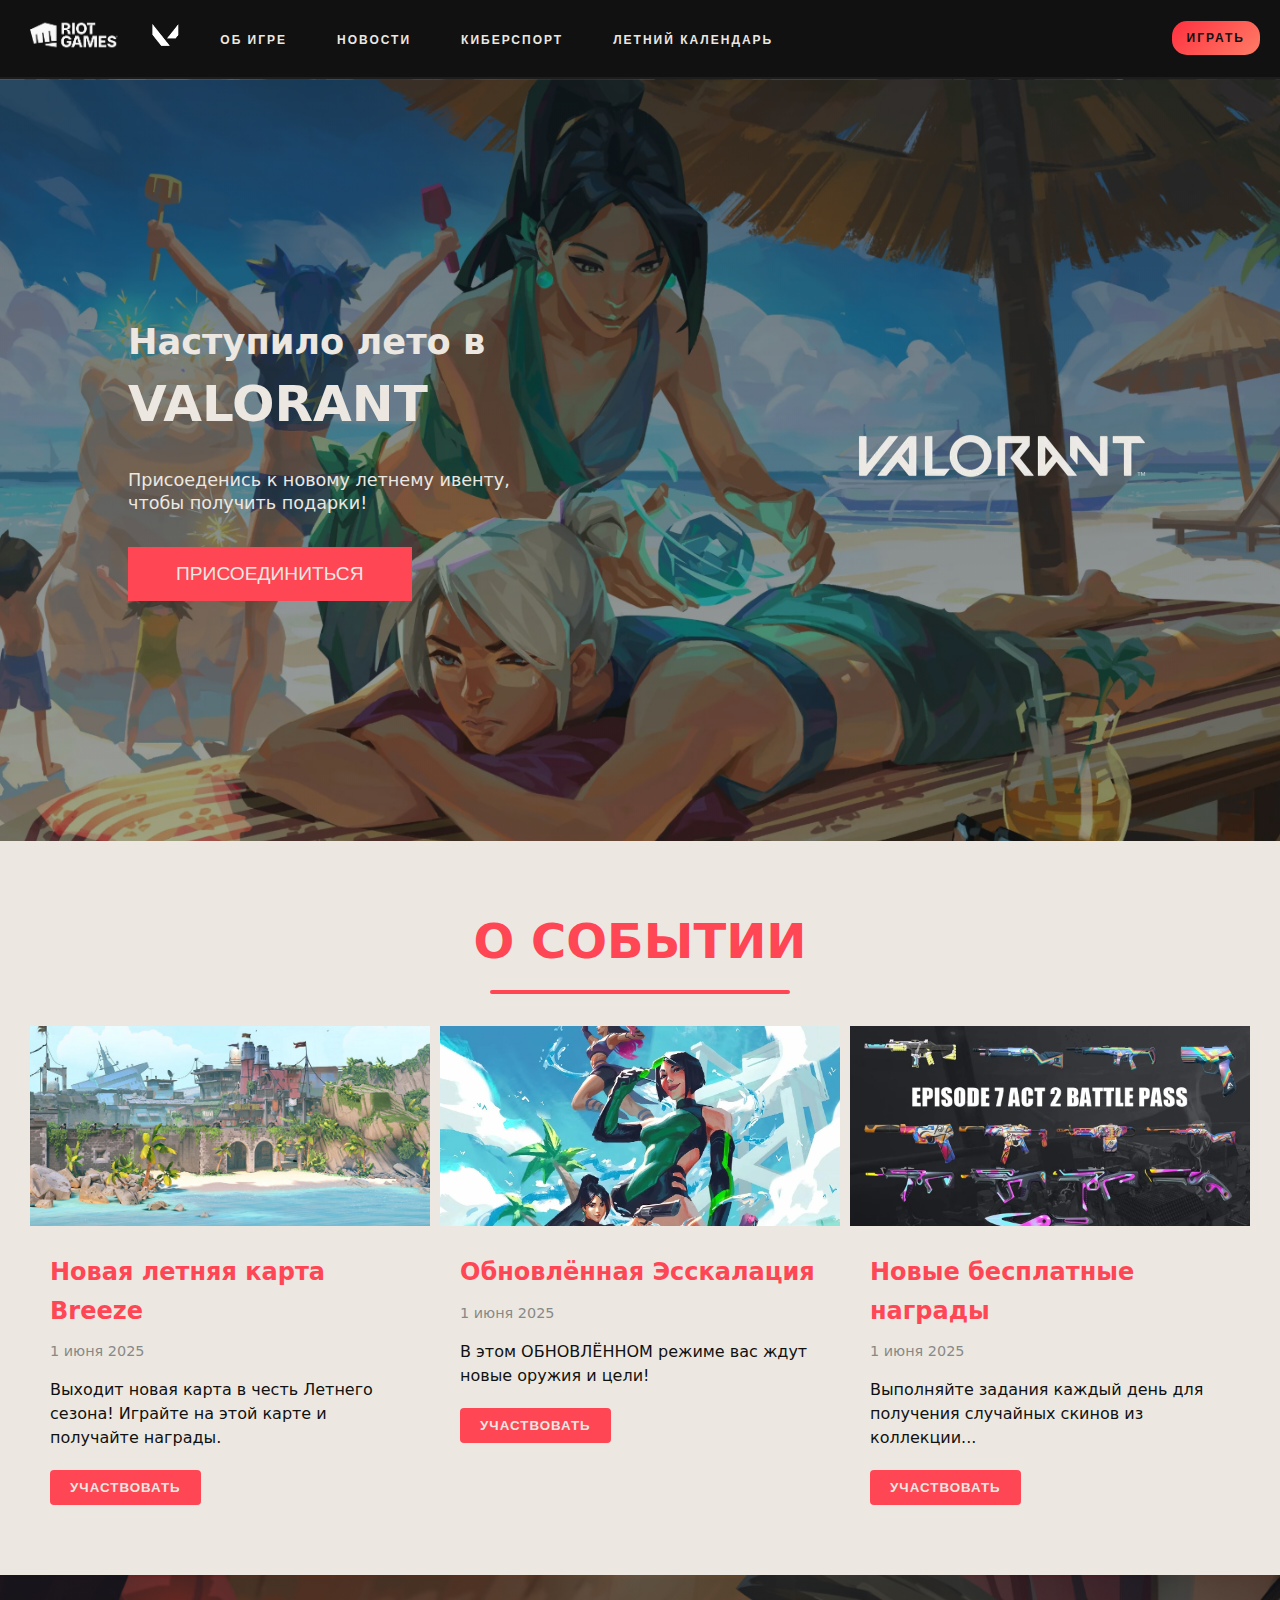
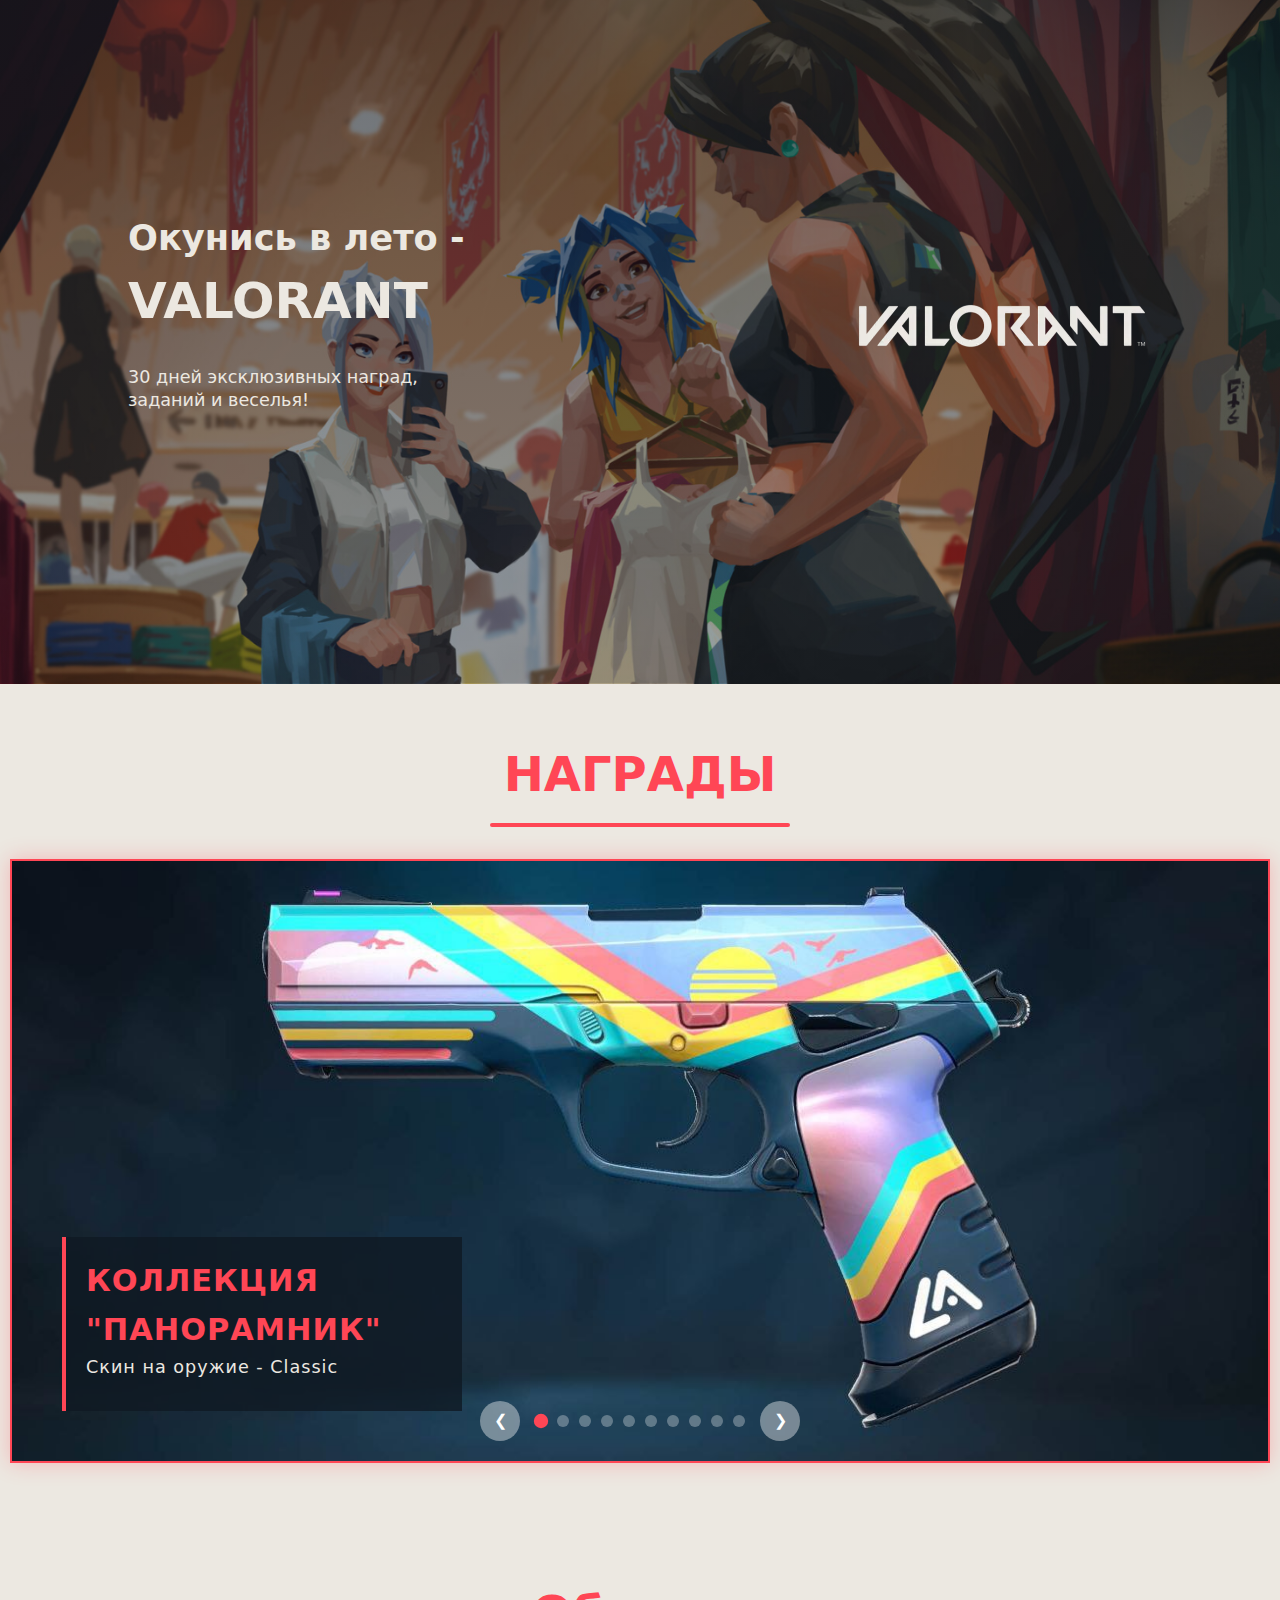
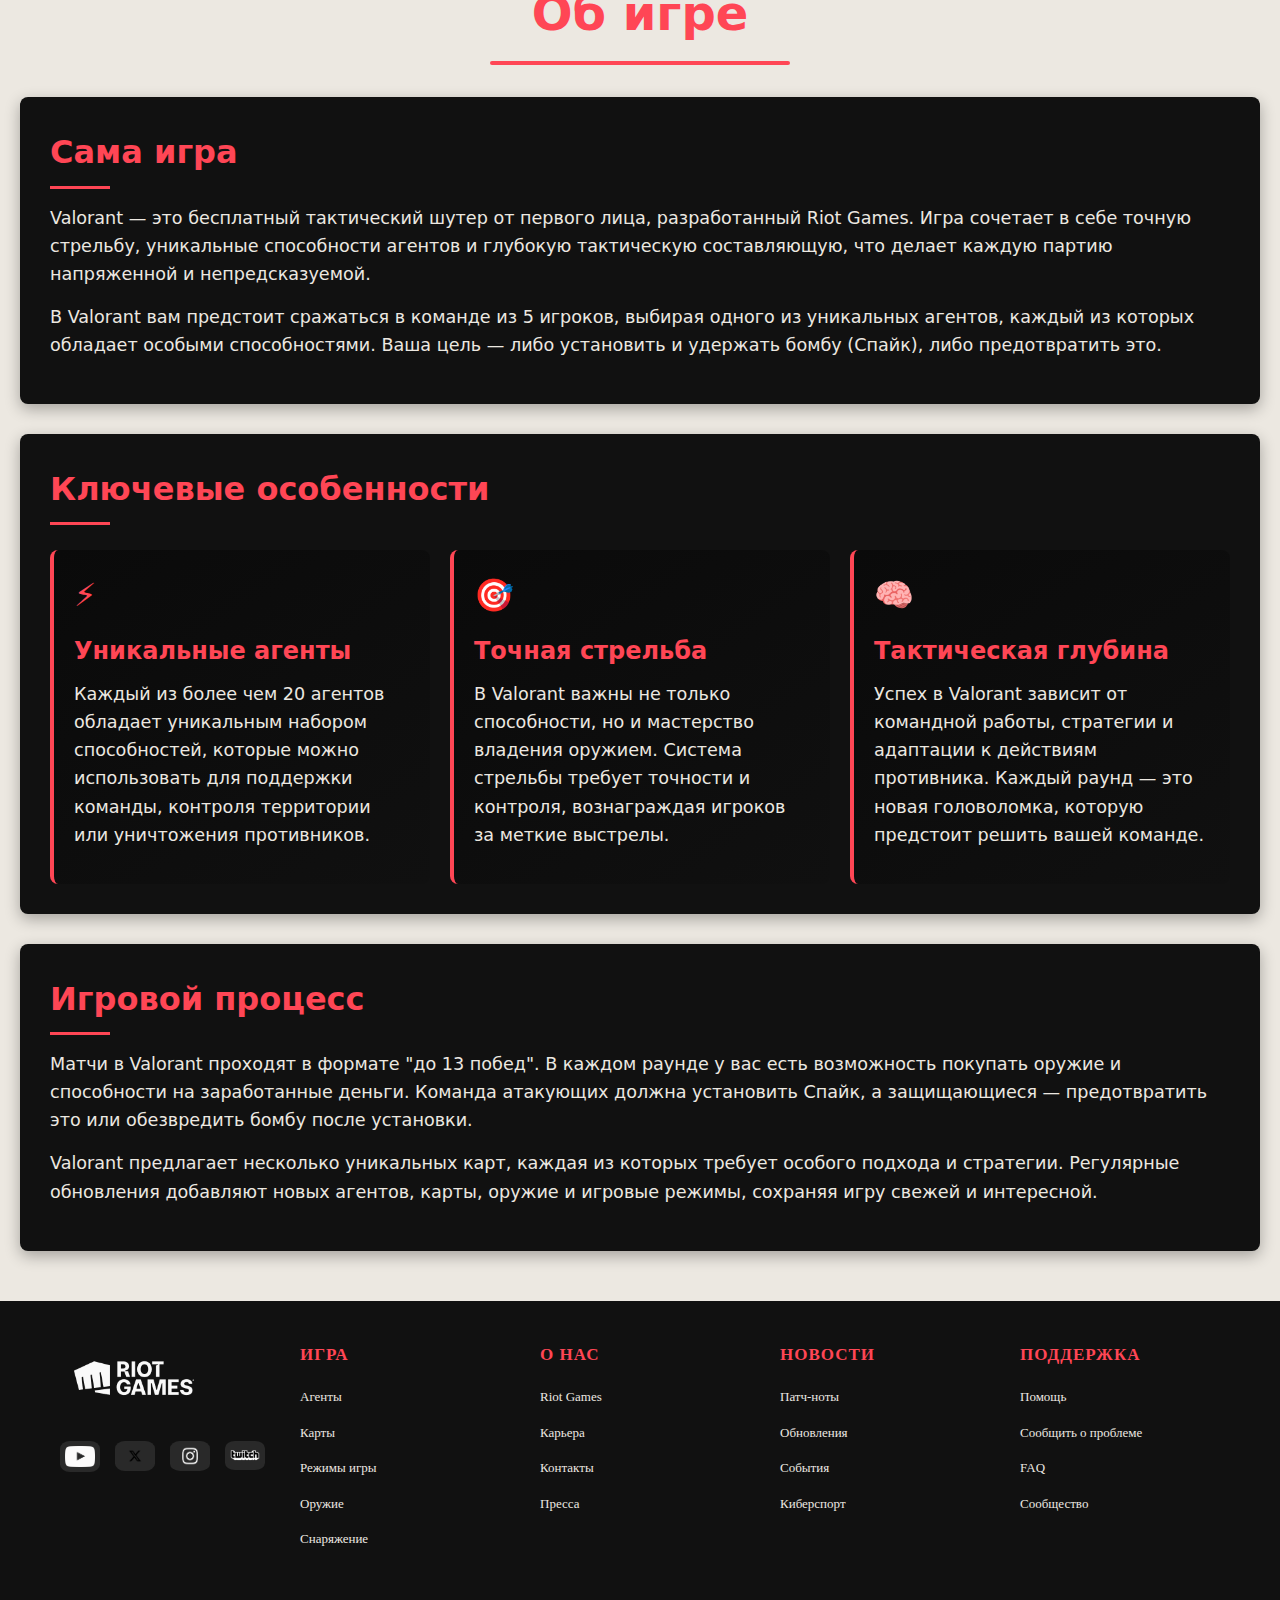
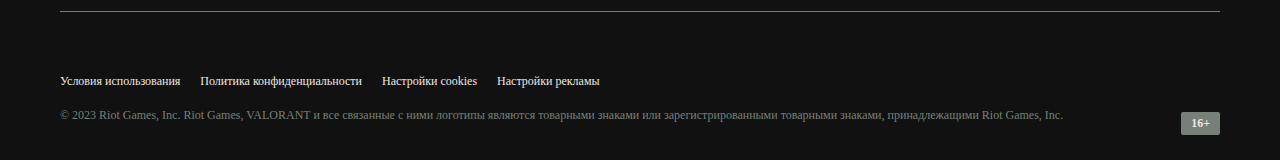
<file: Valorant event/index.html>
<!DOCTYPE html>
<html lang="ru">

<head>
    <meta charset="UTF-8">
    <meta name="viewport" content="width=device-width, initial-scale=1.0">
    <title>Valorant - Summer Event 2025 </title>
    <link rel="stylesheet" href="styles/style.css">
    <link rel="stylesheet" href="styles/animations.css">
    <link rel="stylesheet" href="styles/responsive.css">
</head>

<body>
    <header class="header">
        <div class="header-container">
            <div class="left-section">
                <div class="logos">
                    <a href="index.html">
                        <img src="images/valorant-logo.png" alt="Riot Games Logo" class="logo">
                    </a>
                    <a href="index.html">
                        <img src="images/valorant-logo2.png" alt="Valorant Logo" class="logo-valorant">
                    </a>
                </div>

                <nav class="nav-desktop">
                    <ul>
                        <li><a href="index.html">Об игре</a></li>
                        <li><a href="pages/auth.html">Новости</a></li>
                        <li><a href="pages/auth.html">Киберспорт</a></li>
                        <li><a href="pages/auth.html">Летний календарь</a></li>
                    </ul>
                </nav>
            </div>

            <a href="pages/auth.html" style="text-decoration: none;"><button
                    class="play-button desktop-play-button">Играть</button></a>

            <div class="nav-mobile">
                <div class="burger-menu">
                    <div class="burger-line"></div>
                    <div class="burger-line"></div>
                    <div class="burger-line"></div>
                </div>
            </div>
        </div>

        <div class="mobile-menu">
            <div class="logos" style="margin-bottom: 40px;">
                <a href="index.html">
                    <img src="images/valorant-logo2.png" alt="Riot Games Logo" class="logo">
                </a>
            </div>

            <ul>
                <li><a href="index.html">Об игре</a></li>
                <li><a href="pagesauth.html">Медиа</a></li>
                <li><a href="pagesauth.html">Новости</a></li>
                <li><a href="pagesauth.html">Поддержка</a></li>
                <li><a href="pagesauth.html">Киберспорт</a></li>
                <li><a href="pagesauth.html">Социальные сети</a></li>
            </ul>
            <div class="mobile-play-button">
                <a href="pages/auth.html" style="text-decoration: none;"><button class="play-button"
                        style="font-size: 1rem; width: 100%;">Играть</button></a>
            </div>
        </div>

        <div class="overlay"></div>
    </header>

    <main>
        <section class="hero-1">
            <div class="hero-content slide-in">
                <h2>Наступило лето в</h2>
                <h1 class="val">VALORANT</h1>
                <p>Присоеденись к новому летнему ивенту,<br> чтобы получить подарки!</p>
                <button class="cta-button glow">ПРИСОЕДИНИТЬСЯ</button>
            </div>
            <div class="hero-image slide-in">
                <img src="images/summer-event.webp" alt="Valorant Summer Event" class="floating">
            </div>
        </section>

        <section class="about-event">
            <h2 class="section-title">О СОБЫТИИ</h2>
            <div class="cards-container" id="cardsSlider">
                <!-- Card 1 -->
                <div class="event-card">
                    <img src="images/new-map.jpg" alt="Событие Radiant Crisis" class="event-card-image">
                    <div class="event-card-content">
                        <h2 class="event-card-title">Новая летняя карта Breeze</h2>
                        <p class="event-card-date">1 июня 2025</p>
                        <p class="event-card-desc">Выходит новая карта в честь Летнего сезона! Играйте на этой карте и получайте награды.</p>
                        <button class="event-card-button">Участвовать</button>
                    </div>
                </div>
                
                <!-- Card 2 -->
                <div class="event-card">
                    <img src="images/valorant-beach.webp" alt="Событие Sunset Showdown" class="event-card-image">
                    <div class="event-card-content">
                        <h2 class="event-card-title">Обновлённая Эсскалация</h2>
                        <p class="event-card-date">1 июня 2025</p>
                        <p class="event-card-desc">В этом ОБНОВЛЁННОМ режиме вас ждут новые оружия и цели!</p>
                        <button class="event-card-button">Участвовать</button>
                    </div>
                </div>
                
                <!-- Card 3 -->
                <div class="event-card">
                    <img src="images/icon-skins.webp" alt="Событие Neon Nights" class="event-card-image">
                    <div class="event-card-content">
                        <h2 class="event-card-title">Новые бесплатные награды</h2>
                        <p class="event-card-date">1 июня 2025</p>
                        <p class="event-card-desc">Выполняйте задания каждый день для получения случайных скинов из коллекции...</p>
                        <button class="event-card-button">Участвовать</button>
                    </div>
                </div>
            </div>
            
            <div class="event-slider-controls" id="sliderControls">
                <div class="event-slider-arrow" id="prevArrow">❮</div>
                <div class="event-slider-dots" id="sliderDots">
                    <div class="event-dot active" data-index="0"></div>
                    <div class="event-dot" data-index="1"></div>
                    <div class="event-dot" data-index="2"></div>
                </div>
                <div class="event-slider-arrow" id="nextArrow">❯</div>
            </div>
        </section>

        <section class="hero-2">
            <div class="hero-content-2 slide-in">
                <h2>Окунись в лето -</h2>
                <h1 class="val">VALORANT</h1>
                <p>30 дней эксклюзивных наград,<br> заданий и веселья!</p>
            </div>
            <div class="hero-image slide-in">
                <img src="images/summer-event.webp" alt="Valorant Summer Event" class="floating">
            </div>
        </section>

        <section class="bg-color">
            <h2 class="section-title">НАГРАДЫ</h2>

            <div class="valorant-slider">
                <div class="slider-container">
                    <div class="slide active" style="background-image: url(images/valorant-skin-1.jpg)">
                        <div class="slide-content">
                            <h2>Коллекция "Панорамник"</h2>
                            <p>Скин на оружие - Classic</p>
                        </div>
                    </div>
                    <div class="slide" style="background-image: url(images/valorant-skin-2.jpg)">
                        <div class="slide-content">
                            <h2>Коллекция "Панорамник"</h2>
                            <p>Скин на оружие - Bucky</p>
                        </div>
                    </div>
                    <div class="slide" style="background-image: url(images/valorant-skin-3.jpg)">
                        <div class="slide-content">
                            <h2>Коллекция "Панорамник"</h2>
                            <p>Скин на оружие - Guardian</p>
                        </div>
                    </div>
                    <div class="slide" style="background-image: url(images/valorant-skin-4.jpg)">
                        <div class="slide-content">
                            <h2>Коллекция "Рисунок от руки"</h2>
                            <p>Скин на оружие - Ghost</p>
                        </div>
                    </div>
                    <div class="slide" style="background-image: url(images/valorant-skin-5.jpg)">
                        <div class="slide-content">
                            <h2>Коллекция "Рисунок от руки"</h2>
                            <p>Скин на оружие - Spector</p>
                        </div>
                    </div>
                    <div class="slide" style="background-image: url(images/valorant-skin-6.jpg)">
                        <div class="slide-content">
                            <h2>Коллекция "Рисунок от руки"</h2>
                            <p>Скин на оружие - Marshal</p>
                        </div>
                    </div>
                    <div class="slide" style="background-image: url(images/valorant-skin-7.jpg)">
                        <div class="slide-content">
                            <h2>Коллекция "Рисунок от руки"</h2>
                            <p>Скин на оружие - Odin</p>
                        </div>
                    </div>
                    <div class="slide" style="background-image: url(images/valorant-skin-8.jpg)">
                        <div class="slide-content">
                            <h2>Коллекция "Переходный стиль"</h2>
                            <p>Скин на оружие - Vandal</p>
                        </div>
                    </div>
                    <div class="slide" style="background-image: url(images/valorant-skin-9.jpg)">
                        <div class="slide-content">
                            <h2>Коллекция "Переходный стиль"</h2>
                            <p>Скин на оружие - Bulldog</p>
                        </div>
                    </div>
                    <div class="slide" style="background-image: url(images/valorant-skin-10.jpg)">
                        <div class="slide-content">
                            <h2>Коллекция "RDVR"</h2>
                            <p>Скин на оружие - Phantom</p>
                        </div>
                    </div>
                </div>
                <div class="slider-nav">
                    <button class="slider-prev">❮</button>
                    <div class="slider-dots">
                        <span class="dot active"></span>
                        <span class="dot"></span>
                        <span class="dot"></span>
                        <span class="dot"></span>
                        <span class="dot"></span>
                        <span class="dot"></span>
                        <span class="dot"></span>
                        <span class="dot"></span>
                        <span class="dot"></span>
                        <span class="dot"></span>
                    </div>
                    <button class="slider-next">❯</button>
                </div>
            </div>
        </section>

        <div class="val-about-game">
            <header class="val-about-game__header">
                <h1 class="section-title">Об игре</h1>
            </header>
            
            <section class="val-about-game__section">
                <h2 class="val-about-game__section-title">Сама игра</h2>
                <p class="val-about-game__text">
                    Valorant — это бесплатный тактический шутер от первого лица, разработанный Riot Games. 
                    Игра сочетает в себе точную стрельбу, уникальные способности агентов и глубокую тактическую 
                    составляющую, что делает каждую партию напряженной и непредсказуемой.
                </p>
                <p class="val-about-game__text">
                    В Valorant вам предстоит сражаться в команде из 5 игроков, выбирая одного из уникальных 
                    агентов, каждый из которых обладает особыми способностями. Ваша цель — либо установить 
                    и удержать бомбу (Спайк), либо предотвратить это.
                </p>
            </section>
            
            <section class="val-about-game__section">
                <h2 class="val-about-game__section-title">Ключевые особенности</h2>
                
                <div class="val-about-game__features">
                    <div class="val-about-game__feature">
                        <div class="val-about-game__feature-icon">⚡</div>
                        <h3 class="val-about-game__feature-title">Уникальные агенты</h3>
                        <p class="val-about-game__text">
                            Каждый из более чем 20 агентов обладает уникальным набором способностей, 
                            которые можно использовать для поддержки команды, контроля территории 
                            или уничтожения противников.
                        </p>
                    </div>
                    
                    <div class="val-about-game__feature">
                        <div class="val-about-game__feature-icon">🎯</div>
                        <h3 class="val-about-game__feature-title">Точная стрельба</h3>
                        <p class="val-about-game__text">
                            В Valorant важны не только способности, но и мастерство владения оружием. 
                            Система стрельбы требует точности и контроля, вознаграждая игроков 
                            за меткие выстрелы.
                        </p>
                    </div>
                    
                    <div class="val-about-game__feature">
                        <div class="val-about-game__feature-icon">🧠</div>
                        <h3 class="val-about-game__feature-title">Тактическая глубина</h3>
                        <p class="val-about-game__text">
                            Успех в Valorant зависит от командной работы, стратегии и адаптации 
                            к действиям противника. Каждый раунд — это новая головоломка, 
                            которую предстоит решить вашей команде.
                        </p>
                    </div>
                </div>
            </section>
            
            <section class="val-about-game__section">
                <h2 class="val-about-game__section-title">Игровой процесс</h2>
                <p class="val-about-game__text">
                    Матчи в Valorant проходят в формате "до 13 побед". В каждом раунде у вас 
                    есть возможность покупать оружие и способности на заработанные деньги. 
                    Команда атакующих должна установить Спайк, а защищающиеся — предотвратить 
                    это или обезвредить бомбу после установки.
                </p>
                <p class="val-about-game__text">
                    Valorant предлагает несколько уникальных карт, каждая из которых требует 
                    особого подхода и стратегии. Регулярные обновления добавляют новых агентов, 
                    карты, оружие и игровые режимы, сохраняя игру свежей и интересной.
                </p>
            </section>
        </div>

    </main>

    <footer class="footer">
        <div class="footer-container">
            <div class="footer-top">
                <div class="footer-logo-social">
                    <div class="footer-logo">
                        <img src="images/valorant-logo.png" alt="Riot Games">
                    </div>
                    <div class="footer-social">
                        <a href="https://www.youtube.com" target="_blank"><img class="sotial-logo" src="images/logo-youtube.png" alt=""></a>
                        <a href="https://www.twitter.com" target="_blank"><img class="sotial-logo" src="images/logo-twitter.png" alt=""></a>
                        <a href="https://www.instagram.com" target="_blank"><img class="sotial-logo" src="images/logo-insta.png" alt=""></a>
                        <a href="https://www.twitch.tv" target="_blank"><img class="sotial-logo" src="images/logo-twitch.png" alt=""></a>
                    </div>
                </div>
                
                <div class="footer-links">
                    <div class="footer-links-column">
                        <h4>Игра</h4>
                        <ul>
                            <li><a href="#">Агенты</a></li>
                            <li><a href="#">Карты</a></li>
                            <li><a href="#">Режимы игры</a></li>
                            <li><a href="#">Оружие</a></li>
                            <li><a href="#">Снаряжение</a></li>
                        </ul>
                    </div>
                    
                    <div class="footer-links-column">
                        <h4>О нас</h4>
                        <ul>
                            <li><a href="#">Riot Games</a></li>
                            <li><a href="#">Карьера</a></li>
                            <li><a href="#">Контакты</a></li>
                            <li><a href="#">Пресса</a></li>
                        </ul>
                    </div>

                    <div class="footer-links-column">
                        <h4>Новости</h4>
                        <ul>
                            <li><a href="#">Патч-ноты</a></li>
                            <li><a href="#">Обновления</a></li>
                            <li><a href="#">События</a></li>
                            <li><a href="#">Киберспорт</a></li>
                        </ul>
                    </div>
                    
                    <div class="footer-links-column">
                        <h4>Поддержка</h4>
                        <ul>
                            <li><a href="#">Помощь</a></li>
                            <li><a href="#">Сообщить о проблеме</a></li>
                            <li><a href="#">FAQ</a></li>
                            <li><a href="#">Сообщество</a></li>
                        </ul>
                    </div>
                    
                    
                </div>
            </div>
            
            <div class="footer-bottom">
                <div class="footer-legal">
                    <a href="#">Условия использования</a>
                    <a href="#">Политика конфиденциальности</a>
                    <a href="#">Настройки cookies</a>
                    <a href="#">Настройки рекламы</a>
                </div>
                
                <div class="footer-copyright">
                    © 2023 Riot Games, Inc. Riot Games, VALORANT и все связанные с ними логотипы являются товарными знаками или зарегистрированными товарными знаками, принадлежащими Riot Games, Inc.
                </div>
                
                <div class="footer-age">
                    16+
                </div>
            </div>
        </div>
    </footer>

    <script src="scripts/main.js"></script>
</body>

</html>
</file>
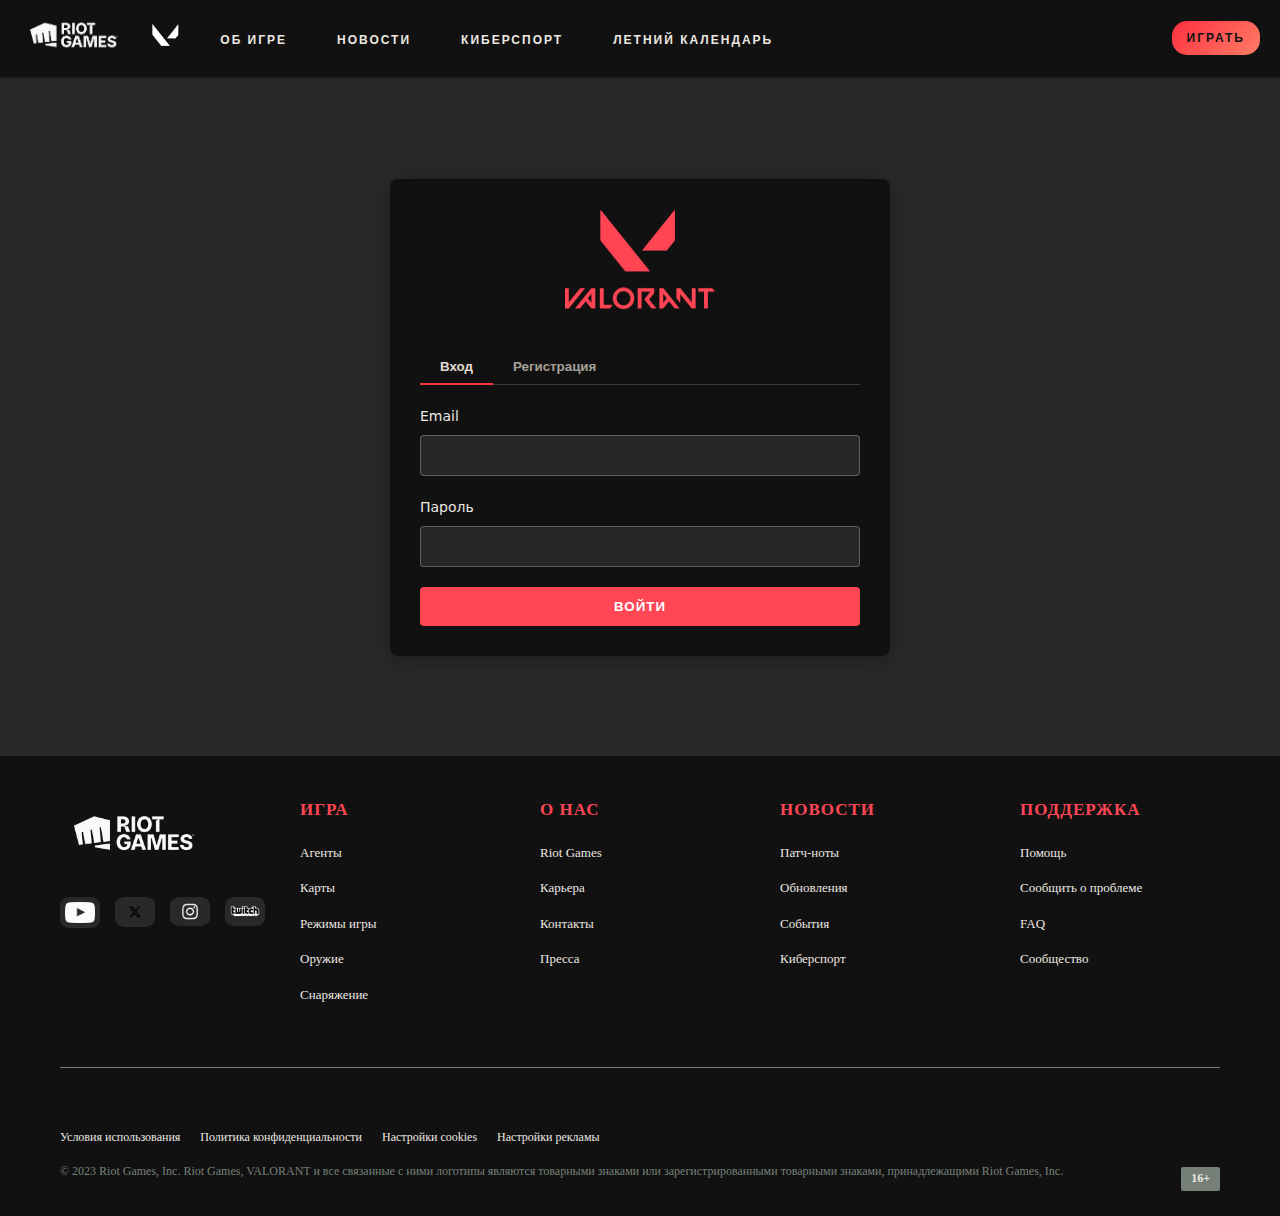
<file: Valorant event/pages/auth.html>
<!DOCTYPE html>
<html lang="ru">
<head>
    <meta charset="UTF-8">
    <meta name="viewport" content="width=device-width, initial-scale=1.0">
    <title>Вход | Valorant Летний Ивент</title>
    <link rel="stylesheet" href="../styles/style.css">
    <link rel="stylesheet" href="../styles/animations.css">
    <link rel="stylesheet" href="../styles/responsive.css">
</head>
<body class="body-auth">
    <header class="header">
        <div class="header-container">
            <div class="left-section">
                <div class="logos">
                    <a href="#">
                        <img src="../images/valorant-logo.png" alt="Riot Games Logo" class="logo">
                    </a>
                    <a href="#">
                        <img src="../images/valorant-logo2.png" alt="Valorant Logo" class="logo-valorant">
                    </a>
                </div>

                <nav class="nav-desktop">
                    <ul>
                        <li><a href="../index.html">Об игре</a></li>
                        <li><a href="../pages/auth.html">Новости</a></li>
                        <li><a href="../pages/auth.html">Киберспорт</a></li>
                        <li><a href="../pages/auth.html">Летний календарь</a></li>
                    </ul>
                </nav>
            </div>

            <a href="../pages/auth.html" style="text-decoration: none;"><button
                    class="play-button desktop-play-button">Играть</button></a>

            <div class="nav-mobile">
                <div class="burger-menu">
                    <div class="burger-line"></div>
                    <div class="burger-line"></div>
                    <div class="burger-line"></div>
                </div>
            </div>
        </div>

        <div class="mobile-menu">
            <div class="logos" style="margin-bottom: 40px;">
                <a href="#">
                    <img src="../images/valorant-logo2.png" alt="Riot Games Logo" class="logo">
                </a>
            </div>

            <ul>
                <li><a href="../index.html">Об игре</a></li>
                <li><a href="../pages/auth.html">Медиа</a></li>
                <li><a href="../pages/auth.html">Новости</a></li>
                <li><a href="../pages/auth.html">Поддержка</a></li>
                <li><a href="../pages/auth.html">Киберспорт</a></li>
                <li><a href="../pages/auth.html">Социальные сети</a></li>
            </ul>
            <div class="mobile-play-button">
                <a href="../pages/auth.html" style="text-decoration: none;"><button class="play-button"
                        style="font-size: 1rem; width: 100%;">Играть</button></a>
            </div>
        </div>

        <div class="overlay"></div>
    </header>

    <main class="auth-bg-container">
        <div class="auth-container">
            <div class="valorant-logo">
                <img src="../images/valorant-logo3.png" alt="Valorant">
            </div>
            
            <div class="tabs">
                <button class="tab-btn active" data-tab="login">Вход</button>
                <button class="tab-btn" data-tab="register">Регистрация</button>
            </div>
            
            <div class="tab-content active" id="login">
                <form id="loginForm">
                    <div class="input-group">
                        <label for="loginEmail">Email</label>
                        <input type="email" id="loginEmail" required>
                    </div>
                    <div class="input-group">
                        <label for="loginPassword">Пароль</label>
                        <input type="password" id="loginPassword" required>
                    </div>
                    <button type="submit" class="btn-primary">Войти</button>
                </form>
            </div>
            
            <div class="tab-content" id="register">
                <form id="registerForm">
                    <div class="input-group">
                        <label for="regUsername">Имя пользователя</label>
                        <input type="text" id="regUsername" required>
                    </div>
                    <div class="input-group">
                        <label for="regEmail">Email</label>
                        <input type="email" id="regEmail" required>
                    </div>
                    <div class="input-group">
                        <label for="regPassword">Пароль</label>
                        <input type="password" id="regPassword" required>
                    </div>
                    <div class="input-group">
                        <label for="regConfirmPassword">Повторите пароль</label>
                        <input type="password" id="regConfirmPassword" required>
                    </div>
                    <button type="submit" class="btn-primary">Зарегистрироваться</button>
                </form>
            </div>
            
            <div class="error-message" id="errorMessage"></div>
        </div>
    </main>

    <footer class="footer">
        <div class="footer-container">
            <div class="footer-top">
                <div class="footer-logo-social">
                    <div class="footer-logo">
                        <img src="../images/valorant-logo.png" alt="Riot Games">
                    </div>
                    <div class="footer-social">
                        <a href="https://www.youtube.com" target="_blank"><img class="sotial-logo" src="../images/logo-youtube.png" alt=""></a>
                        <a href="https://www.twitter.com" target="_blank"><img class="sotial-logo" src="../images/logo-twitter.png" alt=""></a>
                        <a href="https://www.instagram.com" target="_blank"><img class="sotial-logo" src="../images/logo-insta.png" alt=""></a>
                        <a href="https://www.twitch.tv" target="_blank"><img class="sotial-logo" src="../images/logo-twitch.png" alt=""></a>
                    </div>
                </div>
                
                <div class="footer-links">
                    <div class="footer-links-column">
                        <h4>Игра</h4>
                        <ul>
                            <li><a href="#">Агенты</a></li>
                            <li><a href="#">Карты</a></li>
                            <li><a href="#">Режимы игры</a></li>
                            <li><a href="#">Оружие</a></li>
                            <li><a href="#">Снаряжение</a></li>
                        </ul>
                    </div>
                    
                    <div class="footer-links-column">
                        <h4>О нас</h4>
                        <ul>
                            <li><a href="#">Riot Games</a></li>
                            <li><a href="#">Карьера</a></li>
                            <li><a href="#">Контакты</a></li>
                            <li><a href="#">Пресса</a></li>
                        </ul>
                    </div>

                    <div class="footer-links-column">
                        <h4>Новости</h4>
                        <ul>
                            <li><a href="#">Патч-ноты</a></li>
                            <li><a href="#">Обновления</a></li>
                            <li><a href="#">События</a></li>
                            <li><a href="#">Киберспорт</a></li>
                        </ul>
                    </div>
                    
                    <div class="footer-links-column">
                        <h4>Поддержка</h4>
                        <ul>
                            <li><a href="#">Помощь</a></li>
                            <li><a href="#">Сообщить о проблеме</a></li>
                            <li><a href="#">FAQ</a></li>
                            <li><a href="#">Сообщество</a></li>
                        </ul>
                    </div>
                    
                    
                </div>
            </div>
            
            <div class="footer-bottom">
                <div class="footer-legal">
                    <a href="#">Условия использования</a>
                    <a href="#">Политика конфиденциальности</a>
                    <a href="#">Настройки cookies</a>
                    <a href="#">Настройки рекламы</a>
                </div>
                
                <div class="footer-copyright">
                    © 2023 Riot Games, Inc. Riot Games, VALORANT и все связанные с ними логотипы являются товарными знаками или зарегистрированными товарными знаками, принадлежащими Riot Games, Inc.
                </div>
                
                <div class="footer-age">
                    16+
                </div>
            </div>
        </div>
    </footer>

    <script src="../scripts/auth.js"></script>
</body>
</html>
</file>
<file: Valorant event/styles/style.css>
/* Base styles */
:root {
  --valorant-red: #ff4655;
  --valorant-dark: #111;
  --valorant-light: #ece8e1;
  --valorant-blue: #090d12;
  --valorant-accent: #bd3944;
  --valorant-gray: #768079;
  --valorant-dark-gray: rgb(41, 41, 41);
  --primary: #fb3445;
  --secondary: #0b151f;
  --accent: #e2dcd2;
  --dark: rgb(11, 11, 11);
  --light: #f8f8f8;
  --success: #4caf50;
  --warning: #ff9800;
}

* {
  margin: 0;
  padding: 0;
  box-sizing: border-box;
}

body {
  background-color: var(--valorant-blue);
  color: var(--valorant-light);
  line-height: 1.6;
}

main {
  font-family: system-ui, -apple-system, "Segoe UI", Roboto, Helvetica, Arial,
    sans-serif, "Apple Color Emoji", "Segoe UI Emoji";
}

/* Header styles */
.header {
  font-family: "Neue Frutiger World", Tahoma, sans-serif;
  font-weight: bold;
  background-color: var(--valorant-dark);
  padding: 8px 20px 8px 20px;
  border-bottom: 2px solid rgb(29, 29, 29);
  position: sticky;
  top: 0;
  z-index: 1;
}

.header-container {
  display: flex;
  align-items: center;
  width: 100%;
  max-width: 4000px;
  margin: 0 auto;
  justify-content: space-between;
}

.left-section {
  display: flex;
  align-items: center;
  gap: 10px;
}

.logos {
  display: flex;
  align-items: center;
  gap: 1rem;
}

.logo {
  height: 53px;
}

.logo-valorant {
  height: 33px;
}

.nav-desktop {
  display: none;
}

.nav-mobile {
  display: flex;
}

.burger-menu {
  width: 30px;
  height: 20px;
  display: flex;
  flex-direction: column;
  justify-content: space-between;
  cursor: pointer;
  z-index: 1001;
}

.burger-line {
  width: 100%;
  height: 3px;
  background-color: white;
  transition: all 0.3s ease;
}

.burger-menu.active .burger-line:nth-child(1) {
  transform: translateY(8px) rotate(45deg);
}

.burger-menu.active .burger-line:nth-child(2) {
  opacity: 0;
}

.burger-menu.active .burger-line:nth-child(3) {
  transform: translateY(-8px) rotate(-45deg);
}

.mobile-menu {
  position: fixed;
  top: 0;
  right: -100%;
  width: 100%;
  height: 100vh;
  background-color: var(--valorant-dark);
  z-index: 1000;
  transition: right 0.3s ease;
  padding: 30px 10px 80px 20px;
}

.mobile-menu.active {
  right: 0;
}

.mobile-menu ul {
  list-style: none;
  margin-bottom: 30px;
}

.mobile-menu li {
  margin-bottom: 20px;
  padding-bottom: 10px;
}

.mobile-menu a {
  text-decoration: none;
  color: white;
  padding: 0px 20px;
  font-size: 1rem;
  text-transform: uppercase;
  letter-spacing: 3px;
}

.mobile-menu a:hover {
  background-color: #333;
  color: var(--valorant-red);
  text-decoration: underline solid var(--valorant-red) 5px;
  text-underline-offset: 27px;
}

.play-button {
  background: linear-gradient(
    135deg,
    rgb(255, 51, 66) 0%,
    rgb(255, 48, 64) 0.01%,
    rgb(255, 125, 102) 100%
  );
  color: var(--valorant-dark);
  border: none;
  padding: 10px 15px;
  font-size: 12px;
  letter-spacing: 2px;
  text-transform: uppercase;
  font-weight: 600;
  cursor: pointer;
  border-radius: 15px;
  display: inline-block;
}

.desktop-play-button {
  display: none;
}

.mobile-play-button {
  text-align: center;
  margin-right: 40px;
}

.overlay {
  position: fixed;
  top: 0;
  left: 0;
  width: 100%;
  height: 100%;
  background-color: rgba(0, 0, 0, 0.7);
  z-index: 999;
  opacity: 0;
  visibility: hidden;
  transition: opacity 0.3s, visibility 0.3s;
}

.overlay.active {
  opacity: 1;
  visibility: visible;
}

/* Hero section */
.hero-1 {
  display: flex;
  justify-content: space-between;
  align-items: center;
  padding: 15rem 8rem;
  background: linear-gradient(rgba(15, 25, 35, 0.6), rgba(15, 25, 35, 0.4)),
    url("../images/valorant-bg2.png");
  background-size: cover;
  background-position: bottom;
}

.hero-2 {
  display: flex;
  justify-content: space-between;
  align-items: center;
  padding: 15rem 8rem;
  background: linear-gradient(rgba(15, 25, 35, 0.6), rgba(15, 25, 35, 0.4)),
    url("../images/valorant-bg.png");
  background-size: cover;
  background-position: center;
}

.hero-content,
.hero-content-2 {
  max-width: 1000px;
}

.hero-content h2,
.hero-content-2 h2 {
  line-height: 1.3;
  font-size: 2.2rem;
  margin-bottom: 0.5rem;
}

.hero-content p,
.hero-content-2 p {
  line-height: 1.3;
  font-size: 1.1rem;
  margin-bottom: 2rem;
  margin-top: 2rem;
}

.val {
  line-height: 1.3;
  font-size: 50px;
  margin-bottom: 0.5rem;
}

.cta-button {
  background-color: var(--valorant-red);
  color: var(--valorant-light);
  border: none;
  padding: 1rem 3rem;
  font-size: 1.2rem;
  font-weight: lighter;
  cursor: pointer;
  transition: all 0.3s ease;
}

.cta-button:hover {
  transform: translateY(-3px);
  box-shadow: 0 10px 20px rgba(250, 247, 247, 0.3);
  background-color: white;
  color: black;
}

.hero-image img {
  max-width: 700px;
  border-radius: 8px;
}

.val-about-game {
  background-color: var(--valorant-light);
  padding: 20px;
}

.val-about-game__title {
  font-size: clamp(2rem, 6vw, 3.5rem);
  margin: 0;
  background: linear-gradient(90deg, #ff4655, #bd3944);
  -webkit-background-clip: text;
  background-clip: text;
  color: transparent;
  text-transform: uppercase;
  letter-spacing: 2px;
  line-height: 1.2;
}

.val-about-game__subtitle {
  font-size: clamp(1rem, 3vw, 1.2rem);
  color: #ece8e1;
  margin-top: 10px;
  font-weight: 300;
}

.val-about-game__divider {
  height: 4px;
  width: clamp(60px, 20vw, 100px);
  background: linear-gradient(90deg, #ff4655, #bd3944);
  margin: 20px auto;
  border: none;
}

/* Секции */
.val-about-game__section {
  margin-bottom: 30px;
  padding: clamp(15px, 3vw, 30px);
  background-color: var(--valorant-dark);
  border-radius: 8px;
  box-shadow: 0 5px 15px rgba(0, 0, 0, 0.3);
}

.val-about-game__section-title {
  font-size: clamp(1.5rem, 4vw, 2rem);
  color: #ff4655;
  margin-top: 0;
  margin-bottom: 15px;
  position: relative;
  padding-bottom: 10px;
}

.val-about-game__section-title:after {
  content: "";
  position: absolute;
  bottom: 0;
  left: 0;
  width: 60px;
  height: 3px;
  background: #ff4655;
}

.val-about-game__text {
  font-size: clamp(1rem, 2.5vw, 1.1rem);
  margin-bottom: 15px;
}

/* Особенности */
.val-about-game__features {
  display: grid;
  grid-template-columns: repeat(auto-fit, minmax(min(300px, 100%), 1fr));
  gap: 20px;
  margin-top: 25px;
}

.val-about-game__feature {
  background: linear-gradient(145deg, #0a0a0a, #101010);
  padding: 20px;
  border-radius: 8px;
  border-left: 4px solid #ff4655;
  transition: transform 0.3s ease, box-shadow 0.3s ease;
}

.val-about-game__feature:hover {
  transform: translateY(-5px);
  box-shadow: 0 8px 20px rgba(255, 70, 85, 0.1);
}

.val-about-game__feature-title {
  color: #ff4655;
  font-size: clamp(1.2rem, 3vw, 1.5rem);
  margin-top: 0;
  margin-bottom: 10px;
}

.val-about-game__feature-icon {
  font-size: clamp(1.5rem, 4vw, 2rem);
  margin-bottom: 10px;
  color: #ff4655;
}

/* Кнопка */
.val-about-game__cta {
  text-align: center;
  margin-top: 40px;
  margin-bottom: 20px;
}

.val-about-game__button {
  display: inline-block;
  padding: clamp(12px, 3vw, 15px) clamp(25px, 6vw, 40px);
  background: linear-gradient(90deg, #ff4655, #bd3944);
  color: white;
  text-decoration: none;
  font-weight: bold;
  text-transform: uppercase;
  border-radius: 4px;
  transition: all 0.3s ease;
  border: none;
  cursor: pointer;
  font-size: clamp(0.9rem, 2.5vw, 1.1rem);
  letter-spacing: 1px;
}

.val-about-game__button:hover {
  transform: translateY(-3px);
  box-shadow: 0 10px 20px rgba(255, 70, 85, 0.3);
}

/* Section styles */
.section-title {
  text-align: center;
  padding-top: 1 rem;
  margin: 2rem;
  font-size: 3rem;
  color: var(--valorant-red);
  position: relative;
}

.section-title::after {
  content: "";
  display: block;
  width: 300px;
  border-radius: 5px;
  height: 4px;
  background-color: var(--valorant-red);
  margin: 10px auto;
}

/* Event details */
.about-event {
  background-color: var(--valorant-light);
  padding: 30px 30px 50px 30px;
}

.cards-container {
  display: flex;
  justify-content: center;
  gap: 10px;
  flex-wrap: wrap;
  max-width: 1500px;
  margin: 0 auto;
  position: relative;
}

.event-card {
  background: var(--valorant-light);
  color: var(--valorant-dark);
  overflow: hidden;
  width: 400px;
  position: relative;
}

.event-card-image {
  width: 100%;
  height: 200px;
  object-fit: cover;
}

.event-card-content {
  padding: 20px;
}

.event-card-title {
  color: var(--valorant-red);
  margin-bottom: 10px;
  font-size: 1.5rem;
}

.event-card-date {
  color: #888;
  margin-bottom: 15px;
  font-size: 0.9rem;
}

.event-card-desc {
  margin-bottom: 20px;
  line-height: 1.5;
}

.event-card-button {
  background: var(--valorant-red);
  color: var(--valorant-light);
  border: none;
  padding: 10px 20px;
  border-radius: 4px;
  cursor: pointer;
  font-weight: bold;
  text-transform: uppercase;
  letter-spacing: 1px;
  transition: background 0.3s;
}

.event-card-button:hover {
  background: #e03c4a;
}

.event-slider-controls {
  display: none;
  justify-content: center;
  align-items: center;
  margin-top: 20px;
  gap: 20px;
}

.event-slider-arrow {
  cursor: pointer;
  font-size: 24px;
  color: var(--valorant-dark-gray);
  transition: color 0.3s;
  user-select: none;
}

.event-slider-arrow:hover {
  color: var(--valorant-red);
}

.event-slider-dots {
  display: flex;
  gap: 10px;
}

.event-dot {
  width: 10px;
  height: 10px;
  background: var(--valorant-dark-gray);
  border-radius: 50%;
  cursor: pointer;
  transition: background 0.3s;
}

.event-dot.active {
  background: var(--valorant-red);
}

/*слайдер */
.bg-color {
  background-color: var(--valorant-light);
  padding: 20px 10px 40px 10px;
}

.valorant-slider {
  max-width: 1300px;
  margin: 20px auto;
  position: relative;
  overflow: hidden;
  border: 2px solid var(--valorant-red);
  box-shadow: 0 0 20px rgba(255, 70, 85, 0.3);
}

.slider-container {
  display: flex;
  transition: transform 0.5s ease-in-out;
  height: 600px;
}

.slide {
  min-width: 100%;
  background-size: cover;
  background-position: center;
  position: relative;
  opacity: 0.9;
  transition: opacity 0.5s ease;
}

.slide.active {
  opacity: 1;
}

.slide-content {
  position: absolute;
  bottom: 50px;
  left: 50px;
  max-width: 400px;
  background: rgba(15, 25, 35, 0.8);
  padding: 20px;
  border-left: 4px solid #ff4655;
  transform: translateX(-20px);
  opacity: 0;
  transition: all 0.5s ease 0.3s;
}

.slide.active .slide-content {
  transform: translateX(0);
  opacity: 1;
}

.slide h2 {
  font-size: 1.9rem;
  color: var(--valorant-red);
  letter-spacing: 1px;
  text-transform: uppercase;
}

.slide p {
  font-size: 1.1rem;
  margin-bottom: 10px;
  letter-spacing: 1px;
  line-height: 1.5;
}

.slider-nav {
  position: absolute;
  bottom: 20px;
  left: 0;
  right: 0;
  display: flex;
  justify-content: center;
  align-items: center;
  gap: 15px;
}

.slider-prev,
.slider-next {
  background: rgba(255, 255, 255, 0.4);
  border: none;
  color: #fff;
  font-size: 1rem;
  width: 40px;
  height: 40px;
  border-radius: 50%;
  cursor: pointer;
  transition: all 0.3s ease;
}

.slider-prev:hover,
.slider-next:hover {
  background: #ff4655;
}

.slider-dots {
  display: flex;
  gap: 10px;
}

.dot {
  width: 12px;
  height: 12px;
  border-radius: 50%;
  background: rgba(255, 255, 255, 0.3);
  cursor: pointer;
  transition: all 0.3s ease;
}

.dot.active {
  background: #ff4655;
  transform: scale(1.2);
}

/* Страница авторизации */
.auth-bg-container {
  background-color: var(--valorant-dark-gray);
  padding: 50px 5px;
  position: relative;
  background-size: cover;
  background-position: center;
}

.auth-container {
  max-width: 500px;
  margin: 50px auto;
  padding: 30px;
  background-color: var(--valorant-dark);
  border-radius: 8px;
  box-shadow: 0 4px 20px rgba(0, 0, 0, 0.3);
}

.valorant-logo {
  text-align: center;
  margin-bottom: 30px;
}

.valorant-logo img {
  max-width: 150px;
}

.tabs {
  display: flex;
  margin-bottom: 20px;
  border-bottom: 1px solid rgba(236, 232, 225, 0.2);
}

.tab-btn {
  background: none;
  border: none;
  color: var(--accent);
  padding: 10px 20px;
  cursor: pointer;
  font-weight: 600;
  position: relative;
  opacity: 0.7;
  transition: all 0.3s;
}

.tab-btn.active {
  opacity: 1;
}

.tab-btn.active::after {
  content: "";
  position: absolute;
  bottom: -1px;
  left: 0;
  width: 100%;
  height: 2px;
  background-color: var(--primary);
}

.tab-content {
  display: none;
}

.tab-content.active {
  display: block;
}

.input-group {
  margin-bottom: 20px;
}

.input-group label {
  display: block;
  margin-bottom: 8px;
  font-size: 14px;
}

.input-group input {
  width: 100%;
  padding: 12px;
  background-color: rgba(236, 232, 225, 0.1);
  border: 1px solid rgba(236, 232, 225, 0.3);
  border-radius: 4px;
  color: var(--accent);
}

.input-group input:focus {
  outline: none;
  border-color: var(--primary);
}

.btn-primary {
  background-color: var(--valorant-red);
  color: white;
  text-align: center;
  border: none;
  padding: 12px 24px;
  border-radius: 4px;
  cursor: pointer;
  font-weight: 600;
  text-transform: uppercase;
  transition: all 0.3s;
  width: 100%;
  letter-spacing: 1px;
}

.btn-primary:hover {
  background-color: #e03a48;
  transform: translateY(-2px);
  box-shadow: 0 4px 8px rgba(255, 70, 85, 0.3);
}

.error-message {
  color: var(--primary);
  margin-top: 20px;
  text-align: center;
  display: none;
}

/* Основной контейнер */
.calendar-container {
  background-color: var(--valorant-blue);
  padding: 20px 20px;
}

/* Профиль пользователя */
.user-profile {
  background: linear-gradient(135deg, #111827 0%, #1e293b 100%);
  border-radius: 12px;
  padding: 45px;
  margin-bottom: 30px;
  box-shadow: 0 10px 20px rgba(0, 0, 0, 0.3);
  border: 1px solid rgba(255, 70, 85, 0.2);
  position: relative;
  overflow: hidden;
}

.user-profile::before {
  content: "";
  position: absolute;
  top: 0;
  right: 0;
  width: 150px;
  height: 150px;
  background: radial-gradient(
    circle,
    rgba(255, 70, 85, 0.1) 0%,
    rgba(255, 70, 85, 0) 70%
  );
}

.user-card {
  display: flex;
  align-items: center;
  gap: 40px;
  position: relative;
}

.user-avatar {
  width: 100px;
  height: 100px;
  border-radius: 50%;
  overflow: hidden;
  border: 3px solid var(--primary);
  position: relative;
  flex-shrink: 0;
}

.user-avatar img {
  width: 100%;
  height: 100%;
  object-fit: cover;
}

.user-info h2 {
  color: var(--accent);
  margin-bottom: 12px;
  font-size: 26px;
  font-weight: 700;
}

.user-stats {
  display: flex;
  gap: 30px;
}

.stat {
  text-align: center;
}

.stat-value {
  display: block;
  font-size: 28px;
  font-weight: 700;
  color: var(--primary);
  line-height: 1;
  margin-bottom: 5px;
}

.stat-label {
  font-size: 14px;
  opacity: 0.8;
  text-transform: uppercase;
  letter-spacing: 1px;
}

/* Календарь */
.calendar-section {
  margin-bottom: 50px;
}

.calendar-progress {
  margin-bottom: 5px;
  position: relative;
}

.progress-bar {
  height: 10px;
  background-color: rgba(236, 232, 225, 0.1);
  border-radius: 4px;
  overflow: hidden;
  margin-bottom: 8px;
}

.progress-bar::after {
  content: "";
  display: block;
  height: 100%;
  background: linear-gradient(90deg, var(--primary) 0%, #ff5e6d 100%);
  border-radius: 4px;
  width: 0%;
  transition: width 0.5s ease;
}

#progressText {
  font-size: 14px;
  color: var(--accent);
  opacity: 0.8;
}

.calendar-grid {
  display: grid;
  grid-template-columns: repeat(minmax(140px, 1fr));
  gap: 15px;
}

.day-card {
  background: linear-gradient(145deg, #1e293b 0%, #111827 100%);
  border: 2px solid rgba(255, 70, 85, 0.3);
  border-radius: 10px;
  padding: 20px 15px;
  text-align: center;
  cursor: pointer;
  transition: all 0.3s ease;
  position: relative;
  overflow: hidden;
  box-shadow: 0 4px 6px rgba(0, 0, 0, 0.1);
}

.day-card:hover {
  transform: translateY(-5px);
  box-shadow: 0 10px 20px rgba(255, 70, 85, 0.2);
  border-color: var(--primary);
}

.day-card.today {
  border: 2px solid var(--warning);
  animation: pulse 2s infinite;
}

.day-card.claimed {
  border-color: var(--success);
  background: linear-gradient(145deg, #1a2e28 0%, #0f1e1a 100%);
}

.day-card.claimed::before {
  content: "";
  position: absolute;
  top: 0;
  left: 0;
  right: 0;
  height: 4px;
  background-color: var(--success);
}

.day-card.claimed::after {
  content: "✓";
  position: absolute;
  top: 10px;
  right: 10px;
  color: var(--success);
  font-weight: bold;
  background-color: rgba(76, 175, 80, 0.2);
  width: 24px;
  height: 24px;
  border-radius: 50%;
  display: flex;
  align-items: center;
  justify-content: center;
  font-size: 14px;
}

.day-number {
  font-size: 18px;
  font-weight: bold;
  margin-bottom: 10px;
  color: var(--primary);
}

.day-reward {
  font-size: 14px;
  color: var(--accent);
  opacity: 0.9;
}

/* Задания */
.missions-section {
  background: linear-gradient(135deg, #111827 0%, #1e293b 100%);
  border-radius: 12px;
  padding: 30px;
  box-shadow: 0 10px 20px rgba(0, 0, 0, 0.3);
  border: 1px solid rgba(255, 70, 85, 0.2);
  margin-bottom: 50px;
}

.missions-container {
  display: grid;
  grid-template-columns: 1fr;
  gap: 30px;
}

.missions-title {
  color: var(--accent);
  margin-bottom: 20px;
  display: flex;
  align-items: center;
  gap: 10px;
  font-size: 20px;
  font-weight: 600;
}

.refresh-time {
  margin-left: auto;
  font-size: 14px;
  opacity: 0.7;
  font-weight: normal;
}

.mission-list {
  list-style: none;
}

.mission-item {
  background-color: rgba(15, 25, 35, 0.7);
  border-left: 4px solid var(--primary);
  padding: 18px;
  margin-bottom: 15px;
  border-radius: 6px;
  display: flex;
  justify-content: space-between;
  align-items: center;
  transition: all 0.3s;
  position: relative;
  overflow: hidden;
}

.mission-item::before {
  content: "";
  position: absolute;
  top: 0;
  left: 0;
  width: 100%;
  height: 100%;
  background: linear-gradient(
    90deg,
    rgba(255, 70, 85, 0.1) 0%,
    rgba(255, 70, 85, 0) 100%
  );
  opacity: 0;
  transition: opacity 0.3s;
}

.mission-item:hover {
  transform: translateX(5px);
  box-shadow: 0 5px 15px rgba(255, 70, 85, 0.1);
}

.mission-item:hover::before {
  opacity: 1;
}

.mission-info {
  flex: 1;
}

.mission-info h4 {
  font-size: 16px;
  margin-bottom: 8px;
  color: var(--accent);
}

.mission-reward {
  color: var(--primary);
  font-weight: bold;
  font-size: 14px;
  display: block;
  margin-bottom: 8px;
}

.mission-progress {
  margin-top: 8px;
  height: 6px;
  background-color: rgba(236, 232, 225, 0.1);
  border-radius: 3px;
}

.mission-progress-bar {
  height: 100%;
  background: linear-gradient(90deg, var(--primary) 0%, #ff5e6d 100%);
  border-radius: 3px;
  transition: width 0.5s ease;
}

.mission-btn {
  background-color: var(--primary);
  color: white;
  border: none;
  padding: 10px 18px;
  border-radius: 4px;
  cursor: pointer;
  margin-left: 15px;
  font-weight: 600;
  min-width: 100px;
  text-align: center;
  transition: all 0.3s;
  flex-shrink: 0;
}

.mission-btn:disabled {
  opacity: 0.5;
  cursor: not-allowed;
  background-color: var(--dark);
}

.mission-btn.completed {
  background-color: var(--success);
}

/* Уведомление о награде */
.reward-notification {
  position: fixed;
  top: 0;
  left: 0;
  width: 100%;
  height: 100%;
  background-color: rgba(0, 0, 0, 0.9);
  display: none;
  justify-content: center;
  align-items: center;
  z-index: 1000;
  animation: fadeIn 0.3s ease;
}

.reward-content {
  background: linear-gradient(145deg, #1e293b 0%, #111827 100%);
  padding: 30px;
  border-radius: 12px;
  text-align: center;
  max-width: 400px;
  width: 90%;
  border: 2px solid var(--primary);
  box-shadow: 0 10px 30px rgba(255, 70, 85, 0.3);
  position: relative;
  animation: slideUp 0.5s ease;
}

.reward-header {
  display: flex;
  justify-content: space-between;
  align-items: center;
  margin-bottom: 10px;
}

.reward-header h3 {
  color: var(--primary);
  font-size: 24px;
  text-transform: uppercase;
  letter-spacing: 1px;
}

.reward-close {
  color: var(--accent);
  cursor: pointer;
  font-size: 20px;
  transition: all 0.3s;
}

.reward-close:hover {
  color: var(--primary);
  transform: rotate(90deg);
}

.reward-main {
  margin: 15px 0;
}

.reward-main img {
  max-width: 120px;
  margin: 15px auto;
  border-radius: 8px;
  border: 2px solid var(--primary);
  box-shadow: 0 5px 15px rgba(0, 0, 0, 0.3);
}

#rewardName {
  display: block;
  font-size: 22px;
  font-weight: 700;
  color: var(--accent);
  margin-bottom: 10px;
}

/* Footer styles */
.footer {
  background-color: var(--valorant-dark);
  color: var(--valorant-light);
  padding: 40px 0 20px;
  position: relative;
}

.footer-container {
  max-width: 1200px;
  margin: 0 auto;
  padding: 0 20px;
}

.footer-top {
  display: flex;
  flex-wrap: wrap;
  justify-content: space-between;
  margin-bottom: 40px;
  border-bottom: 1px solid var(--valorant-gray);
  padding-bottom: 30px;
}

.footer-logo {
  width: 150px;
  margin-bottom: 20px;
}

.footer-logo img {
  width: 100%;
  height: auto;
}

.footer-social {
  display: flex;
  gap: 15px;
  margin-bottom: 20px;
}

.sotial-logo {
  background-color: var(--valorant-dark-gray);
  border-radius: 25%;
  padding: 5px;
  width: 40px;
  height: auto;
}

.footer-links {
  display: flex;
  flex-wrap: wrap;
  gap: 40px;
}

.footer-links-column {
  min-width: 200px;
  margin-bottom: 20px;
}

.footer-links-column h4 {
  color: var(--valorant-red);
  font-size: 17px;
  margin-bottom: 15px;
  text-transform: uppercase;
  letter-spacing: 1px;
}

.footer-links-column ul {
  list-style: none;
}

.footer-links-column ul li {
  margin-bottom: 10px;
}

.footer-links-column ul li a {
  color: var(--valorant-light);
  text-decoration: none;
  font-size: 13px;
  transition: color 0.3s;
}

.footer-links-column ul li a:hover {
  color: var(--valorant-red);
}

.footer-bottom {
  display: flex;
  flex-wrap: wrap;
  justify-content: space-between;
  align-items: center;
  padding-top: 20px;
}

.footer-legal {
  display: flex;
  flex-wrap: wrap;
  gap: 20px;
  margin-bottom: 15px;
}

.footer-legal a {
  color: var(--valorant-gray) ay;
  text-decoration: none;
  font-size: 12px;
  transition: color 0.3s;
}

.footer-legal a:hover {
  color: var(--valorant-light);
}

.footer-copyright {
  color: var(--valorant-gray);
  font-size: 12px;
  margin-bottom: 15px;
}

.footer-age {
  background-color: var(--valorant-gray);
  color: var(--valorant-light);
  padding: 2px 10px;
  border-radius: 2px;
  font-size: 12px;
  font-weight: bold;
}
</file>
<file: Valorant event/styles/animations.css>
/* Pulse animation for logo */
@keyframes pulse {
    0% { transform: scale(1); }
    50% { transform: scale(1.02); }
    100% { transform: scale(1); }
}

.pulse {
    animation: pulse 2s infinite;
}

/* Floating animation for hero image */
@keyframes floating {
    0% { transform: translateY(0px); }
    50% { transform: translateY(-15px); }
    100% { transform: translateY(0px); }
}

.floating {
    animation: floating 3s ease-in-out infinite;
}

/* Glow effect for CTA button */
@keyframes glow {
    0% { box-shadow: 0 0 5px var(--valorant-red); }
    50% { box-shadow: 0 0 20px var(--valorant-red); }
    100% { box-shadow: 0 0 5px var(--valorant-red); }
}

.glow {
    animation: glow 2s infinite;
}

@keyframes glowhover{
    0% { box-shadow: 0 0 5px white; }
    50% { box-shadow: 0 0 20px white; }
    100% { box-shadow: 0 0 5px white; }
}

.glow:hover {
    animation: glowhover 2s infinite;
}


/* Slide in animation for hero content */
@keyframes slideIn {
    from { 
        opacity: 0;
        transform: translateX(-50px);
    }
    to { 
        opacity: 1;
        transform: translateX(0);
    }
}

.slide-in {
    animation: slideIn 1s ease-out forwards;
}

/* Rotate animation for icons */
@keyframes rotate {
    0% { transform: rotate(0deg); }
    100% { transform: rotate(360deg); }
}

.rotate {
    transition: transform 0.5s ease;
}

.rotate:hover {
    transform: rotate(360deg);
}

@keyframes fadeIn {
    from { opacity: 0; }
    to { opacity: 1; }
  }

@keyframes slideUp {
    from { transform: translateY(50px); opacity: 0; }
    to { transform: translateY(0); opacity: 1; }
  }
</file>
<file: Valorant event/styles/responsive.css>
@media (max-width: 1024px) {
  .hero-1,
  .hero-2 {
    padding: 5rem 2rem;
  }

  .hero-content p,
  .hero-content {
    font-size: 15px;
  }

  .val {
    font-size: 40px;
  }

  .info-button {
    padding: 5px 80px;
  }

  .section-title {
    font-size: 1.3rem;
  }

  .section-title::after {
    width: 100px;
  }

  .slider-container {
    height: 400px;
  }

  .slide-content {
    left: 30px;
    bottom: 30px;
    max-width: 400px;
    padding: 20px;
  }

  .slide h2 {
    font-size: 2rem;
  }

  .slider-prev,
  .slider-next {
    display: none;
  }
}


@media (max-width: 768px) {
  .valorant-header {
    flex-direction: column;
    padding: 1rem;
  }

  nav ul {
    margin-top: 1rem;
    gap: 1rem;
  }

  .detail-card {
    max-width: 200px;
  }

  .valorant-slider {
    margin: 10px auto;
    border: none;
    box-shadow: none;
  }

  .slider-container {
    height: 400px;
  }

  .slide-content {
    left: 15px;
    bottom: 15px;
    right: 15px;
    max-width: 100%;
    padding: 15px;
  }

  .slide h2 {
    font-size: 1.8rem;
  }

  .slide p {
    font-size: 0.8rem;
  }

  .slider-nav {
    bottom: 5px;
  }

  .slider-prev,
  .slider-next {
    display: none;
  }

  .dot {
    width: 10px;
    height: 10px;
  }
}


@media (max-width: 480px) {
  .hero-1,
  .hero-2 {
    flex-direction: column;
    padding: 3rem 1rem;
  }

  .hero-content h2,
  .hero-content-2 h2 {
    font-size: 1.5rem;
  }

  .cta-button {
    padding: 10px 15%;
  }

  .section-title {
    font-size: 1.8rem;
  }

  .tab-btn {
    font-size: 10px;
  }

  .btn-primary {
    font-size: 10px;
  }

  .hero-image {
    display: none;
  }

  .slider-container {
    height: 250px;
  }

  .slide h2 {
    font-size: 1rem;
  }

  .slider-prev,
  .slider-next {
    display: none;
  }

}


@media (min-width: 1025px) {
  .nav-desktop {
    display: flex;
  }

  .nav-mobile {
    display: none;
  }

  .desktop-play-button {
    display: block;
  }

  .mobile-play-button {
    display: none;
  }

  .nav-desktop ul {
    display: flex;
    list-style: none;
    gap: 5px;
  }

  nav a {
    text-decoration: none;
  }

  .nav-desktop a {
    font-size: 12px;
    color: var(--valorant-light);
    text-transform: uppercase;
    margin-left: 5px;
    padding: 8px 20px;
    letter-spacing: 2px;
  }

  .nav-desktop a:hover {
    background-color: #333;
    color: var(--valorant-red);
    text-decoration: underline solid var(--valorant-red) 5px;
    text-underline-offset: 27px;
    border-radius: 5px;
  }
}

@media (max-width: 1024px) {
  .footer-links {
    margin-right: 15px;
    gap: 25px;
    margin-left: 15px;
  }

  .footer-links-column {
    min-width: 170px;
  }

  .footer-bottom {
    flex-direction: column;
    align-items: flex-start;
  }
}

@media (max-width: 768px) {
  .footer-links {
    margin-right: 5px;
    gap: 15px;
    margin-left: 5px;
  }

  .footer-links-column {
    min-width: 130px;
  }

  .footer-bottom {
    flex-direction: column;
    align-items: flex-start;
  }
}

@media (max-width: 480px) {
  .footer-links {
    gap: 10px;
  }

  .footer-legal {
    flex-direction: column;
  }
}

@media (max-width: 768px) {
  .cards-container {
    flex-wrap: nowrap;
    overflow-x: auto;
    scroll-snap-type: x mandatory;
    -webkit-overflow-scrolling: touch;
    scroll-behavior: smooth;
    padding-bottom: 20px;
    justify-content: flex-start;
    gap: 0;
  }

  .event-card {
    flex: 0 0 85%;
    margin: 0 10px;
    scroll-snap-align: start;
  }

  .cards-container::-webkit-scrollbar {
    display: none;
  }
}

@media (max-width: 768px) {
  .event-slider-controls {
    display: flex;
  }
}



@media (min-width: 1025px) {
  .missions-container {
      grid-template-columns: 1fr 1fr;
  }
  
  .calendar-grid {
      grid-template-columns: repeat(7, 1fr);
  }
}

@media (max-width: 768px) {
  .user-card {
      flex-direction: column;
      text-align: center;
  }
  
  .user-stats {
      justify-content: center;
  }
  
  .calendar-grid {
      grid-template-columns: repeat(3, 1fr);
  }
  
  .missions-title {
      flex-direction: column;
      align-items: flex-start;
      gap: 5px;
  }
  
  .refresh-time {
      margin-left: 0;
  }
}

@media (max-width: 480px) {
  .calendar-grid {
      grid-template-columns: repeat(2, 1fr);
  }
  
  .mission-item {
      flex-direction: column;
      align-items: flex-start;
  }
  
  .mission-btn {
      margin-left: 0;
      margin-top: 15px;
      width: 100%;
  }
}



@media (max-width: 480px) {
  .val-about-game {
      padding: 10px;
  }
  
  .val-about-game__header {
      margin-bottom: 25px;
  }
  
  .val-about-game__section {
      margin-bottom: 20px;
      padding: 15px;
  }
  
  .val-about-game__features {
      gap: 15px;
  }
}

@media (min-width: 481px) and (max-width: 768px) {
  .val-about-game {
      padding: 15px;
  }
}


@media (max-height: 500px) and (orientation: landscape) {
  .val-about-game__header {
      margin-bottom: 20px;
  }
  
  .val-about-game__section {
      padding: 15px;
      margin-bottom: 15px;
  }
}
</file>
